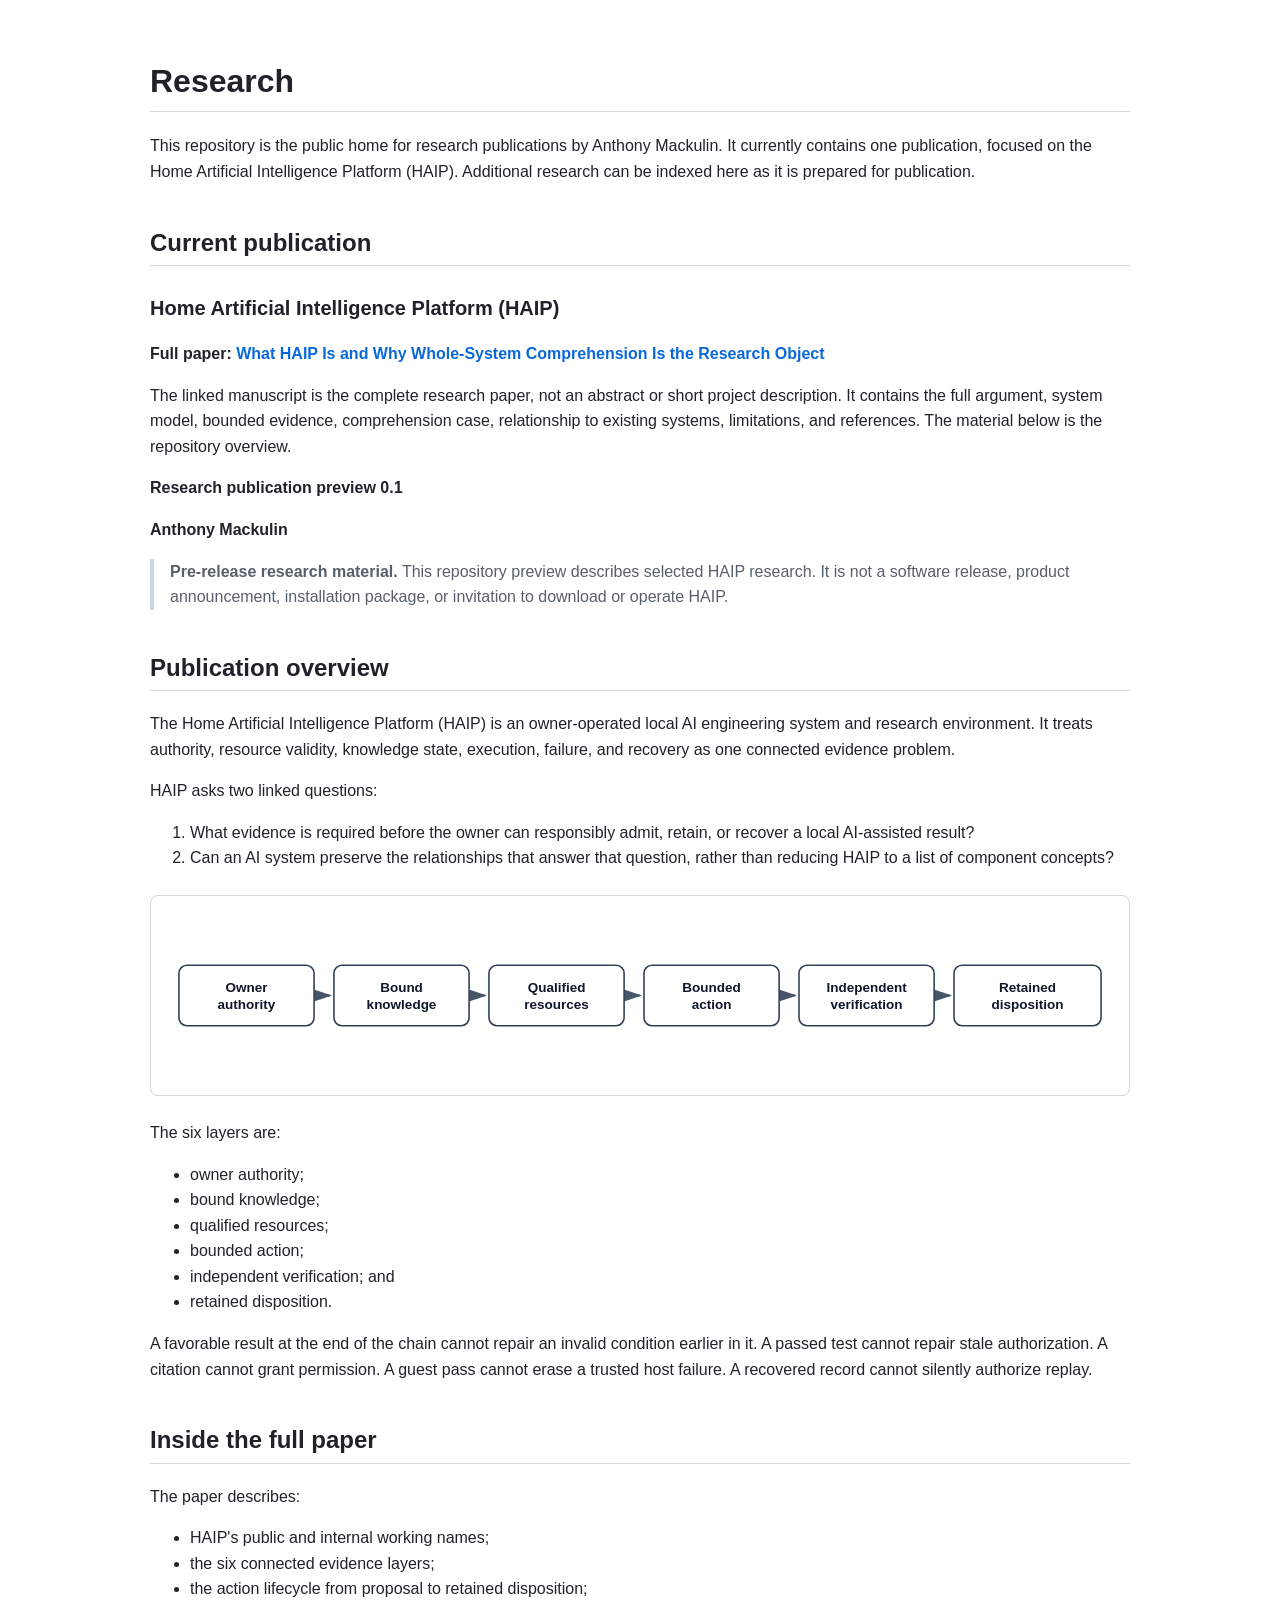
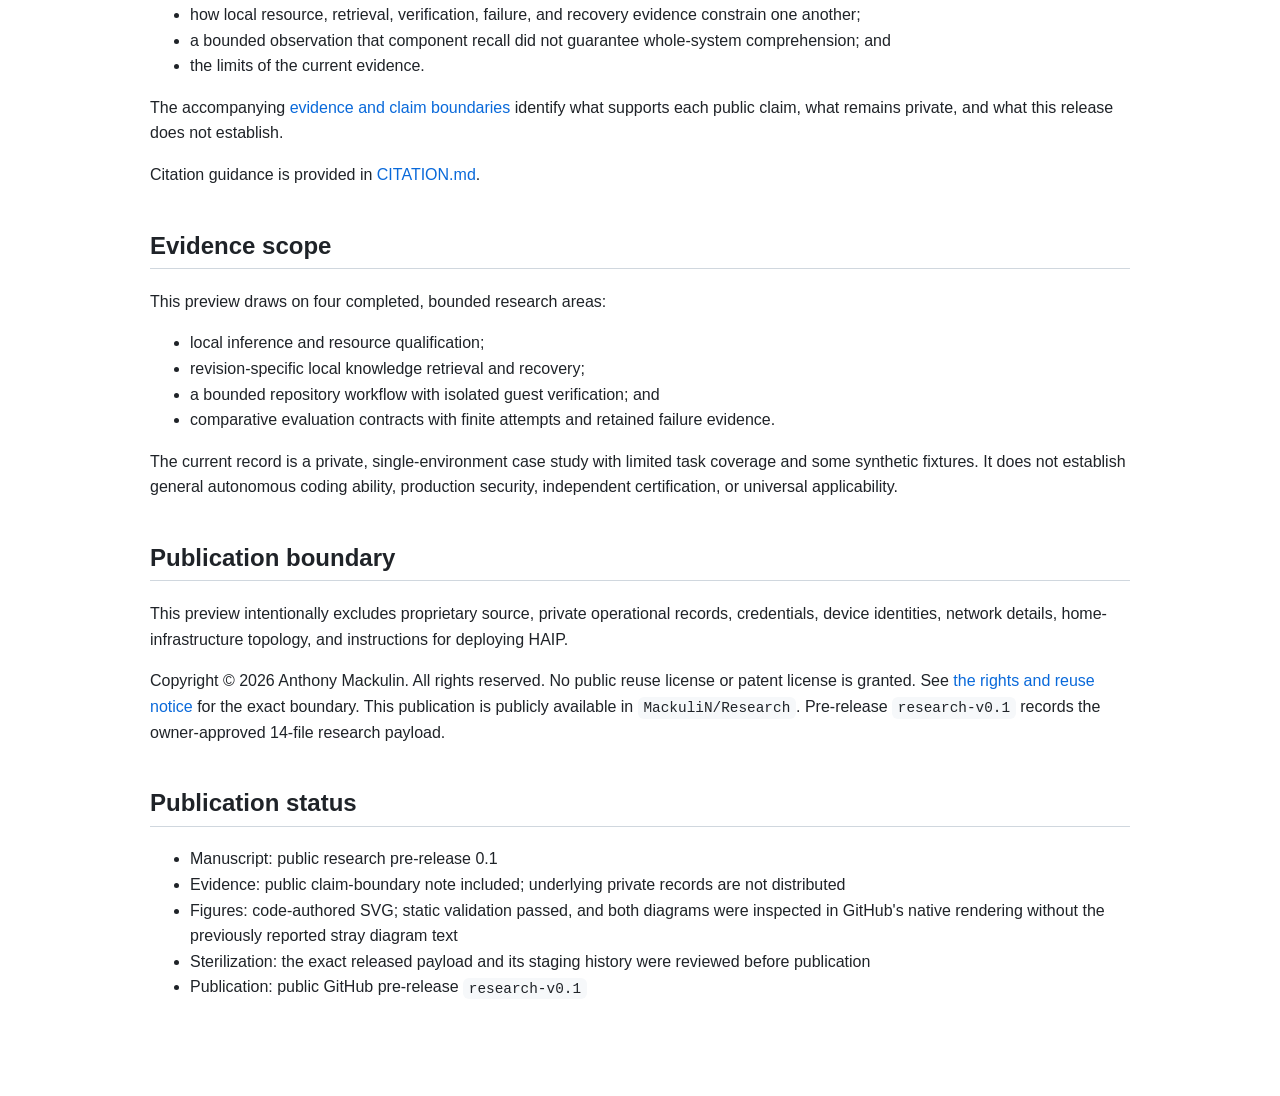
<file: index.html>
<!doctype html><html lang="en"><head><meta charset="utf-8"><meta name="viewport" content="width=device-width,initial-scale=1"><title>HAIP Research Preview 0.1</title><link rel="stylesheet" href="assets/github-preview.css"></head><body><main><h1 id="research">Research</h1>
<p>This repository is the public home for research publications by Anthony
Mackulin. It currently contains one publication, focused on the Home Artificial
Intelligence Platform (HAIP). Additional research can be indexed here as it is
prepared for publication.</p>
<h2 id="current-publication">Current publication</h2>
<h3 id="home-artificial-intelligence-platform-haip">Home Artificial Intelligence Platform (HAIP)</h3>
<p><strong>Full paper:</strong> <a href="paper/what-haip-is.html"><strong>What HAIP Is and Why Whole-System Comprehension Is the
Research Object</strong></a></p>
<p>The linked manuscript is the complete research paper, not an abstract or short
project description. It contains the full argument, system model, bounded
evidence, comprehension case, relationship to existing systems, limitations,
and references. The material below is the repository overview.</p>
<p><strong>Research publication preview 0.1</strong></p>
<p><strong>Anthony Mackulin</strong></p>
<blockquote>
<p><strong>Pre-release research material.</strong> This repository preview describes selected
HAIP research. It is not a software release, product announcement,
installation package, or invitation to download or operate HAIP.</p>
</blockquote>
<h2 id="publication-overview">Publication overview</h2>
<p>The Home Artificial Intelligence Platform (HAIP) is an owner-operated local AI
engineering system and research environment. It treats authority, resource
validity, knowledge state, execution, failure, and recovery as one connected
evidence problem.</p>
<p>HAIP asks two linked questions:</p>
<ol>
<li>What evidence is required before the owner can responsibly admit, retain, or
recover a local AI-assisted result?</li>
<li>Can an AI system preserve the relationships that answer that question, rather
than reducing HAIP to a list of component concepts?</li>
</ol>
<p><img src="figures/connected-evidence.svg" alt="HAIP's six connected evidence layers" /></p>
<p>The six layers are:</p>
<ul>
<li>owner authority;</li>
<li>bound knowledge;</li>
<li>qualified resources;</li>
<li>bounded action;</li>
<li>independent verification; and</li>
<li>retained disposition.</li>
</ul>
<p>A favorable result at the end of the chain cannot repair an invalid condition
earlier in it. A passed test cannot repair stale authorization. A citation
cannot grant permission. A guest pass cannot erase a trusted host failure. A
recovered record cannot silently authorize replay.</p>
<h2 id="inside-the-full-paper">Inside the full paper</h2>
<p>The paper describes:</p>
<ul>
<li>HAIP's public and internal working names;</li>
<li>the six connected evidence layers;</li>
<li>the action lifecycle from proposal to retained disposition;</li>
<li>how local resource, retrieval, verification, failure, and recovery evidence
constrain one another;</li>
<li>a bounded observation that component recall did not guarantee whole-system
comprehension; and</li>
<li>the limits of the current evidence.</li>
</ul>
<p>The accompanying <a href="evidence-and-claims.html">evidence and claim boundaries</a>
identify what supports each public claim, what remains private, and what this
release does not establish.</p>
<p>Citation guidance is provided in <a href="CITATION.md">CITATION.md</a>.</p>
<h2 id="evidence-scope">Evidence scope</h2>
<p>This preview draws on four completed, bounded research areas:</p>
<ul>
<li>local inference and resource qualification;</li>
<li>revision-specific local knowledge retrieval and recovery;</li>
<li>a bounded repository workflow with isolated guest verification; and</li>
<li>comparative evaluation contracts with finite attempts and retained failure
evidence.</li>
</ul>
<p>The current record is a private, single-environment case study with limited task
coverage and some synthetic fixtures. It does not establish general autonomous
coding ability, production security, independent certification, or universal
applicability.</p>
<h2 id="publication-boundary">Publication boundary</h2>
<p>This preview intentionally excludes proprietary source, private operational
records, credentials, device identities, network details, home-infrastructure
topology, and instructions for deploying HAIP.</p>
<p>Copyright © 2026 Anthony Mackulin. All rights reserved. No public reuse license
or patent license is granted. See <a href="rights.html">the rights and reuse notice</a>
for the exact boundary.
This publication is publicly available in <code>MackuliN/Research</code>. Pre-release
<code>research-v0.1</code> records the owner-approved 14-file research payload.</p>
<h2 id="publication-status">Publication status</h2>
<ul>
<li>Manuscript: public research pre-release 0.1</li>
<li>Evidence: public claim-boundary note included; underlying private records are
not distributed</li>
<li>Figures: code-authored SVG; static validation passed, and both diagrams were
inspected in GitHub's native rendering without the previously reported stray
diagram text</li>
<li>Sterilization: the exact released payload and its staging history were
reviewed before publication</li>
<li>Publication: public GitHub pre-release <code>research-v0.1</code></li>
</ul>
</main></body></html>
</file>
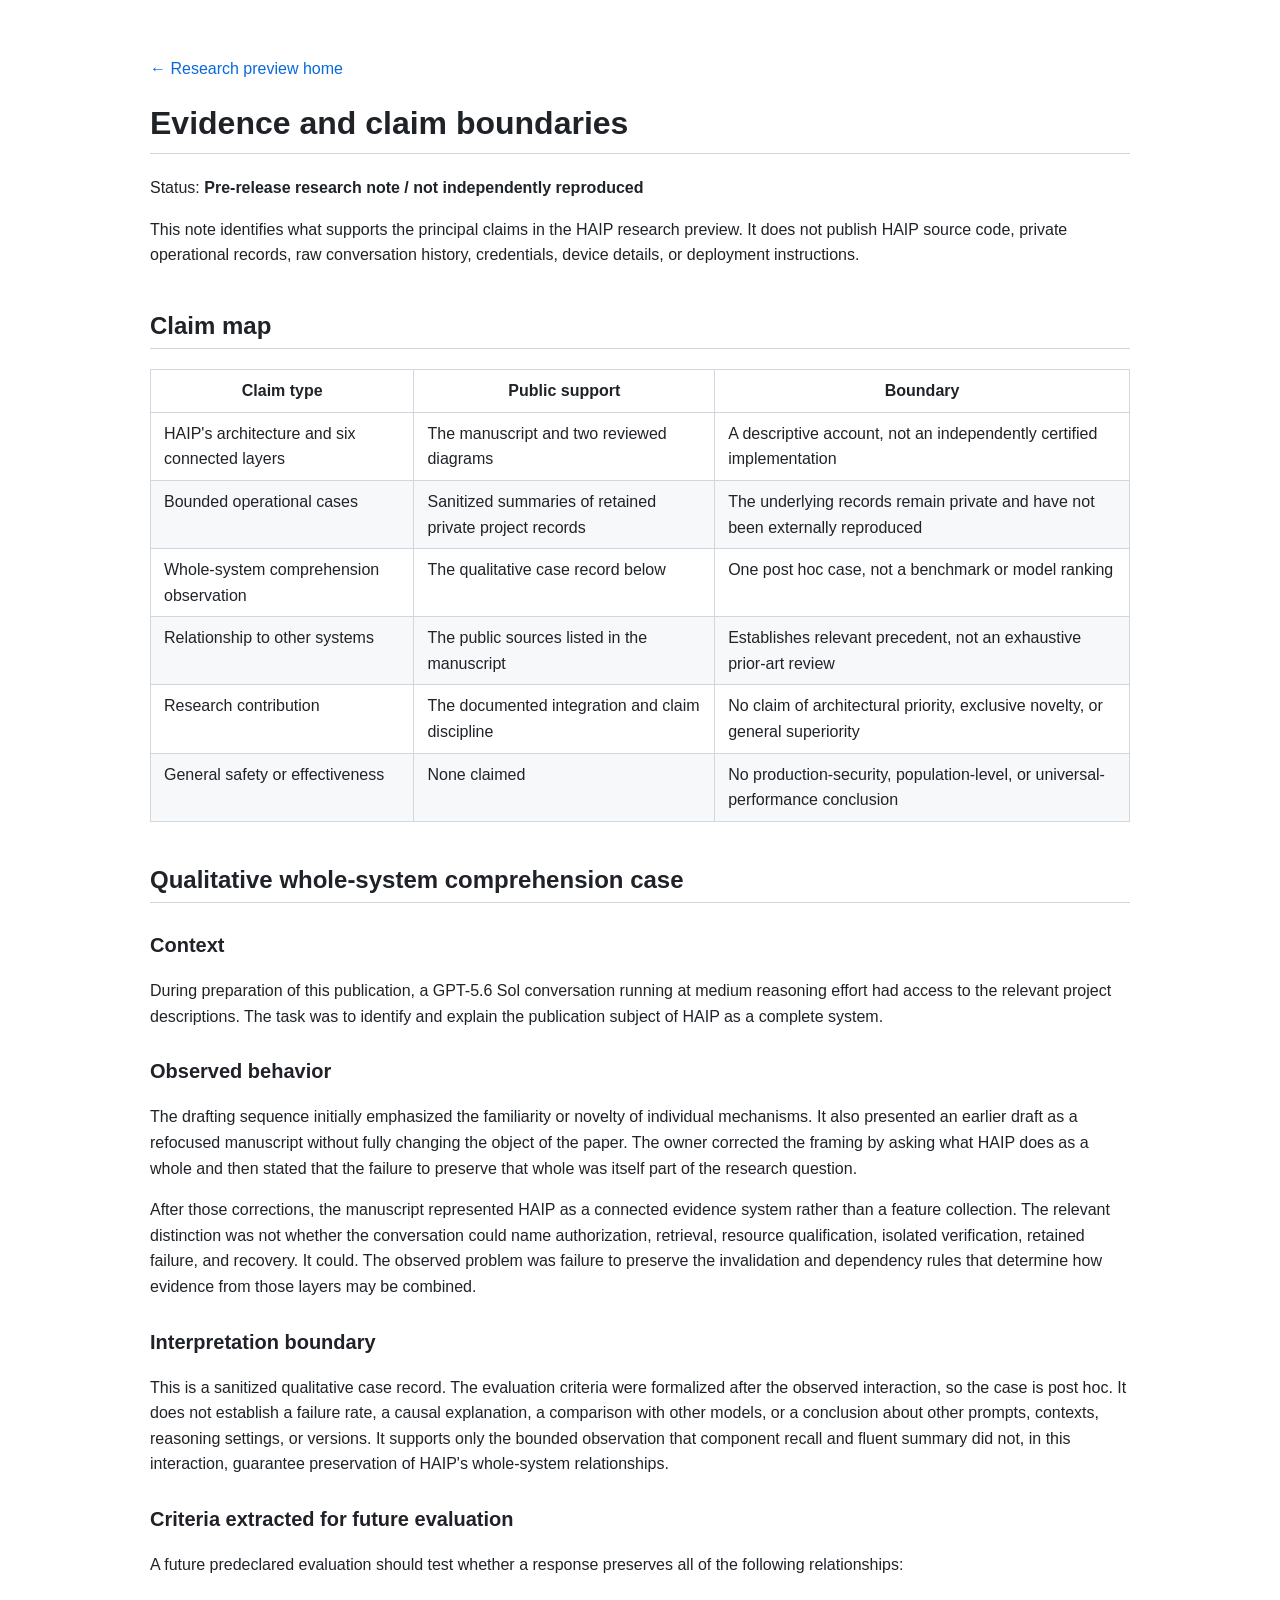
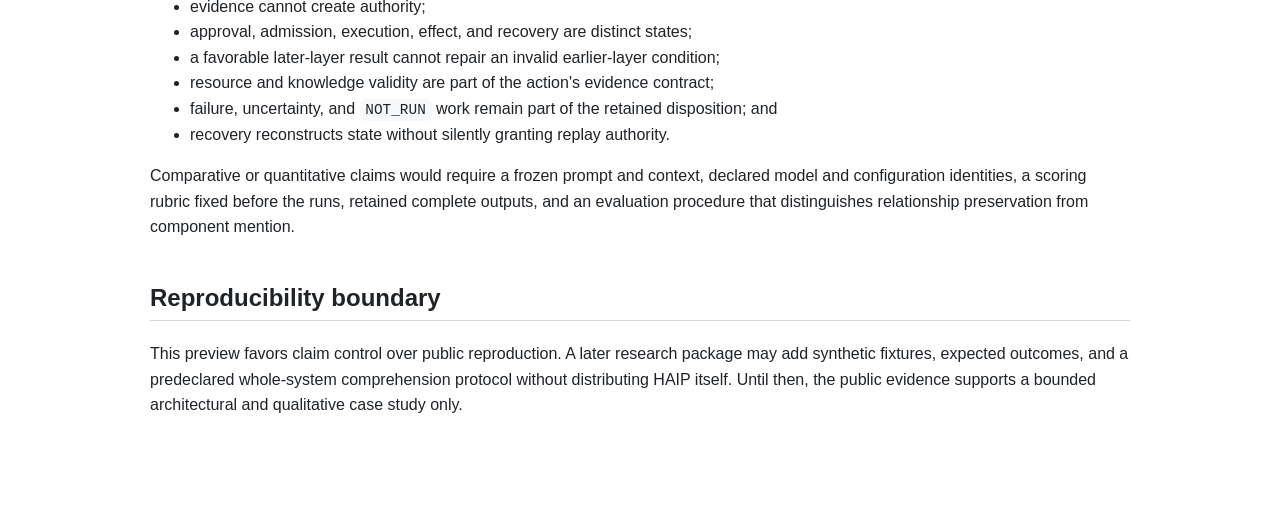
<file: evidence-and-claims.html>
<!doctype html><html lang="en"><head><meta charset="utf-8"><meta name="viewport" content="width=device-width,initial-scale=1"><title>HAIP Evidence and Claim Boundaries</title><link rel="stylesheet" href="assets/github-preview.css"></head><body><main><p><a href="index.html">← Research preview home</a></p>
<h1 id="evidence-and-claim-boundaries">Evidence and claim boundaries</h1>
<p>Status: <strong>Pre-release research note / not independently reproduced</strong></p>
<p>This note identifies what supports the principal claims in the HAIP research
preview. It does not publish HAIP source code, private operational records, raw
conversation history, credentials, device details, or deployment instructions.</p>
<h2 id="claim-map">Claim map</h2>
<table><thead><tr><th>Claim type</th><th>Public support</th><th>Boundary</th></tr></thead><tbody>
<tr><td>HAIP's architecture and six connected layers</td><td>The manuscript and two reviewed diagrams</td><td>A descriptive account, not an independently certified implementation</td></tr>
<tr><td>Bounded operational cases</td><td>Sanitized summaries of retained private project records</td><td>The underlying records remain private and have not been externally reproduced</td></tr>
<tr><td>Whole-system comprehension observation</td><td>The qualitative case record below</td><td>One post hoc case, not a benchmark or model ranking</td></tr>
<tr><td>Relationship to other systems</td><td>The public sources listed in the manuscript</td><td>Establishes relevant precedent, not an exhaustive prior-art review</td></tr>
<tr><td>Research contribution</td><td>The documented integration and claim discipline</td><td>No claim of architectural priority, exclusive novelty, or general superiority</td></tr>
<tr><td>General safety or effectiveness</td><td>None claimed</td><td>No production-security, population-level, or universal-performance conclusion</td></tr>
</tbody></table>
<h2 id="qualitative-whole-system-comprehension-case">Qualitative whole-system comprehension case</h2>
<h3 id="context">Context</h3>
<p>During preparation of this publication, a GPT-5.6 Sol conversation running at
medium reasoning effort had access to the relevant project descriptions. The
task was to identify and explain the publication subject of HAIP as a complete
system.</p>
<h3 id="observed-behavior">Observed behavior</h3>
<p>The drafting sequence initially emphasized the familiarity or novelty of
individual mechanisms. It also presented an earlier draft as a refocused
manuscript without fully changing the object of the paper. The owner corrected
the framing by asking what HAIP does as a whole and then stated that the failure
to preserve that whole was itself part of the research question.</p>
<p>After those corrections, the manuscript represented HAIP as a connected
evidence system rather than a feature collection. The relevant distinction was
not whether the conversation could name authorization, retrieval, resource
qualification, isolated verification, retained failure, and recovery. It could.
The observed problem was failure to preserve the invalidation and dependency
rules that determine how evidence from those layers may be combined.</p>
<h3 id="interpretation-boundary">Interpretation boundary</h3>
<p>This is a sanitized qualitative case record. The evaluation criteria were
formalized after the observed interaction, so the case is post hoc. It does not
establish a failure rate, a causal explanation, a comparison with other models,
or a conclusion about other prompts, contexts, reasoning settings, or versions.
It supports only the bounded observation that component recall and fluent
summary did not, in this interaction, guarantee preservation of HAIP's
whole-system relationships.</p>
<h3 id="criteria-extracted-for-future-evaluation">Criteria extracted for future evaluation</h3>
<p>A future predeclared evaluation should test whether a response preserves all of
the following relationships:</p>
<ul>
<li>evidence cannot create authority;</li>
<li>approval, admission, execution, effect, and recovery are distinct states;</li>
<li>a favorable later-layer result cannot repair an invalid earlier-layer condition;</li>
<li>resource and knowledge validity are part of the action's evidence contract;</li>
<li>failure, uncertainty, and <code>NOT_RUN</code> work remain part of the retained disposition; and</li>
<li>recovery reconstructs state without silently granting replay authority.</li>
</ul>
<p>Comparative or quantitative claims would require a frozen prompt and context,
declared model and configuration identities, a scoring rubric fixed before the
runs, retained complete outputs, and an evaluation procedure that distinguishes
relationship preservation from component mention.</p>
<h2 id="reproducibility-boundary">Reproducibility boundary</h2>
<p>This preview favors claim control over public reproduction. A later research
package may add synthetic fixtures, expected outcomes, and a predeclared
whole-system comprehension protocol without distributing HAIP itself. Until
then, the public evidence supports a bounded architectural and qualitative case
study only.</p>
</main></body></html>
</file>
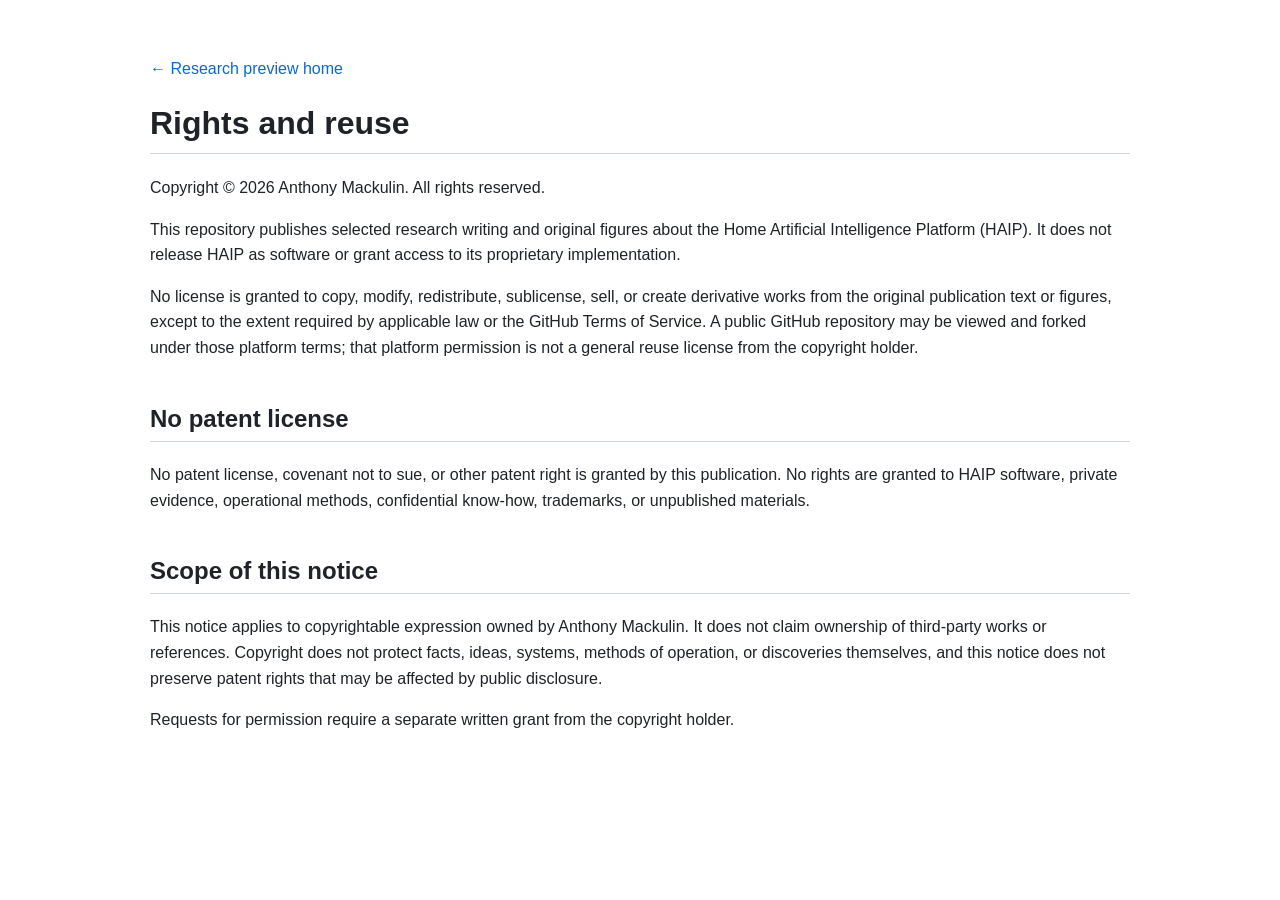
<file: rights.html>
<!doctype html><html lang="en"><head><meta charset="utf-8"><meta name="viewport" content="width=device-width,initial-scale=1"><title>HAIP Rights and Reuse</title><link rel="stylesheet" href="assets/github-preview.css"></head><body><main><p><a href="index.html">← Research preview home</a></p>
<h1 id="rights-and-reuse">Rights and reuse</h1>
<p>Copyright © 2026 Anthony Mackulin. All rights reserved.</p>
<p>This repository publishes selected research writing and original figures about
the Home Artificial Intelligence Platform (HAIP). It does not release HAIP as
software or grant access to its proprietary implementation.</p>
<p>No license is granted to copy, modify, redistribute, sublicense, sell, or
create derivative works from the original publication text or figures, except
to the extent required by applicable law or the GitHub Terms of Service. A
public GitHub repository may be viewed and forked under those platform terms;
that platform permission is not a general reuse license from the copyright
holder.</p>
<h2 id="no-patent-license">No patent license</h2>
<p>No patent license, covenant not to sue, or other patent right is granted by this
publication. No rights are granted to HAIP software, private evidence,
operational methods, confidential know-how, trademarks, or unpublished
materials.</p>
<h2 id="scope-of-this-notice">Scope of this notice</h2>
<p>This notice applies to copyrightable expression owned by Anthony Mackulin. It
does not claim ownership of third-party works or references. Copyright does not
protect facts, ideas, systems, methods of operation, or discoveries themselves,
and this notice does not preserve patent rights that may be affected by public
disclosure.</p>
<p>Requests for permission require a separate written grant from the copyright
holder.</p>
</main></body></html>
</file>
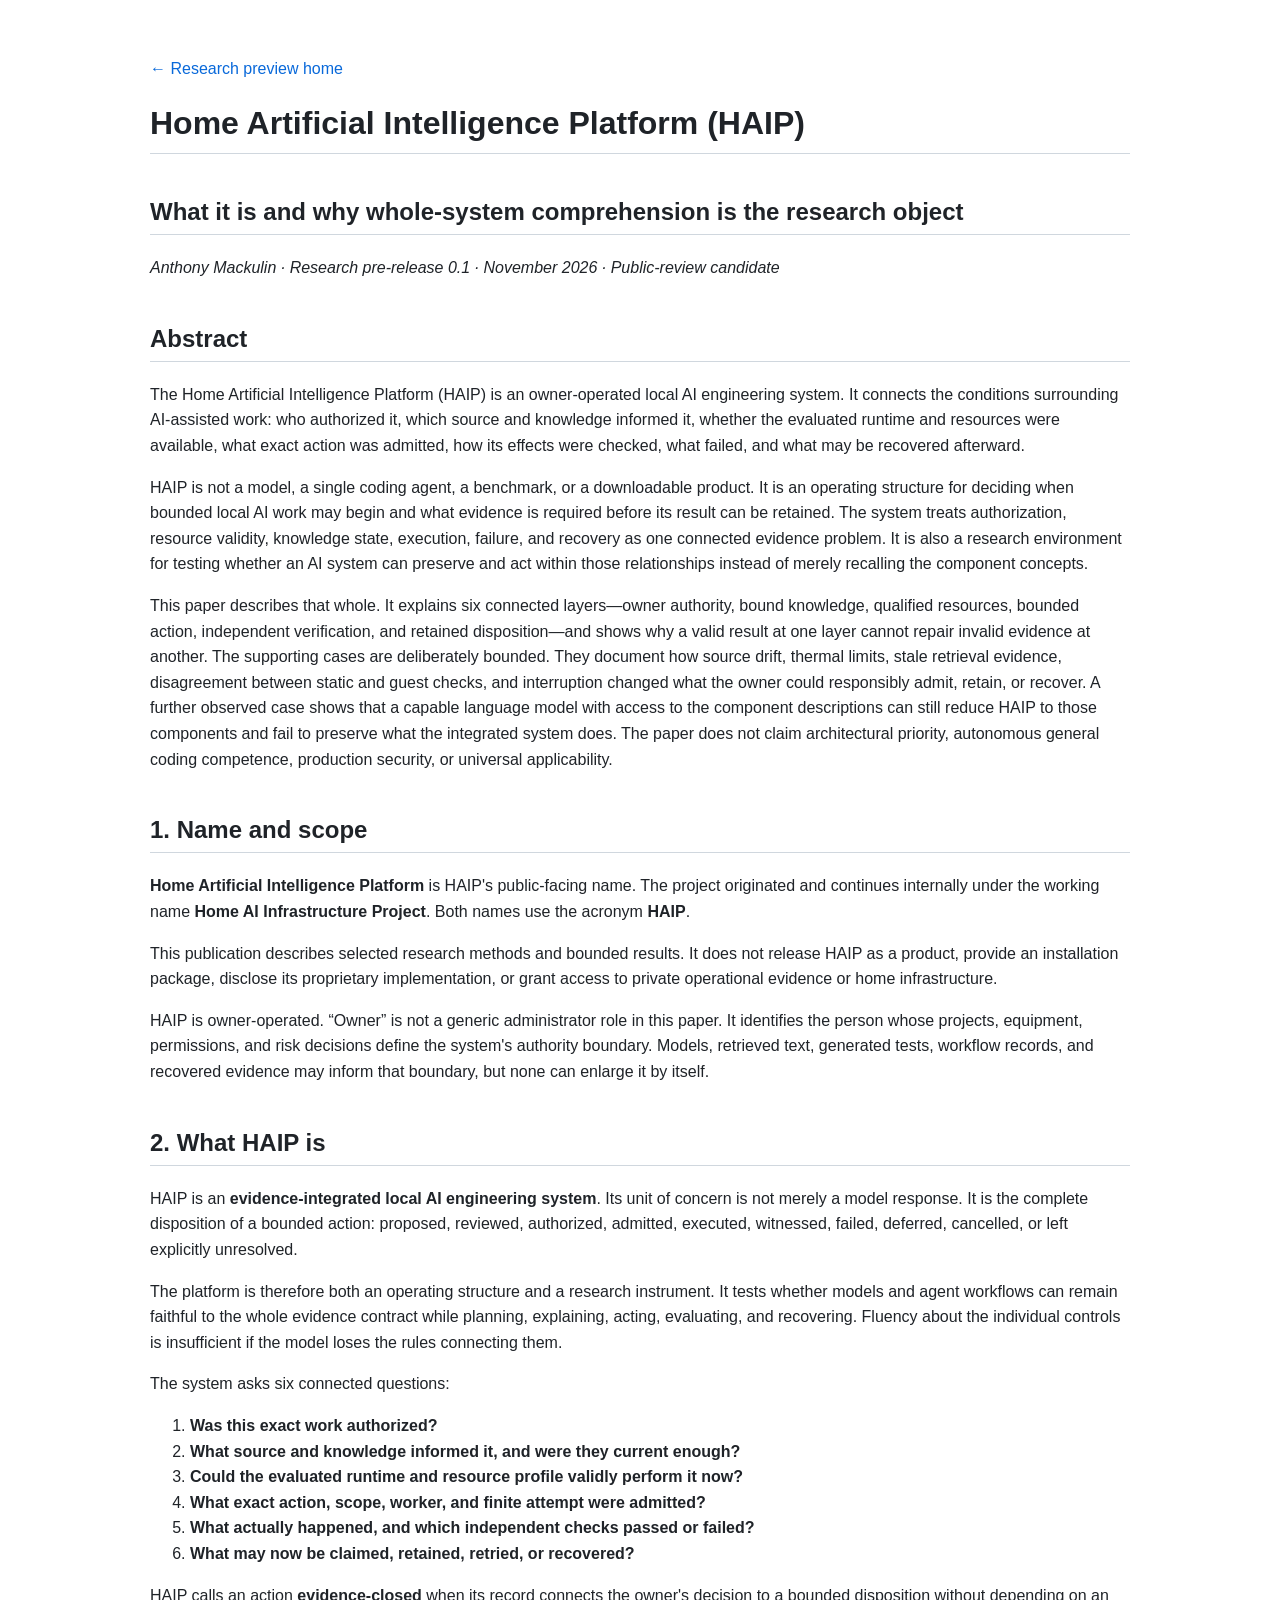
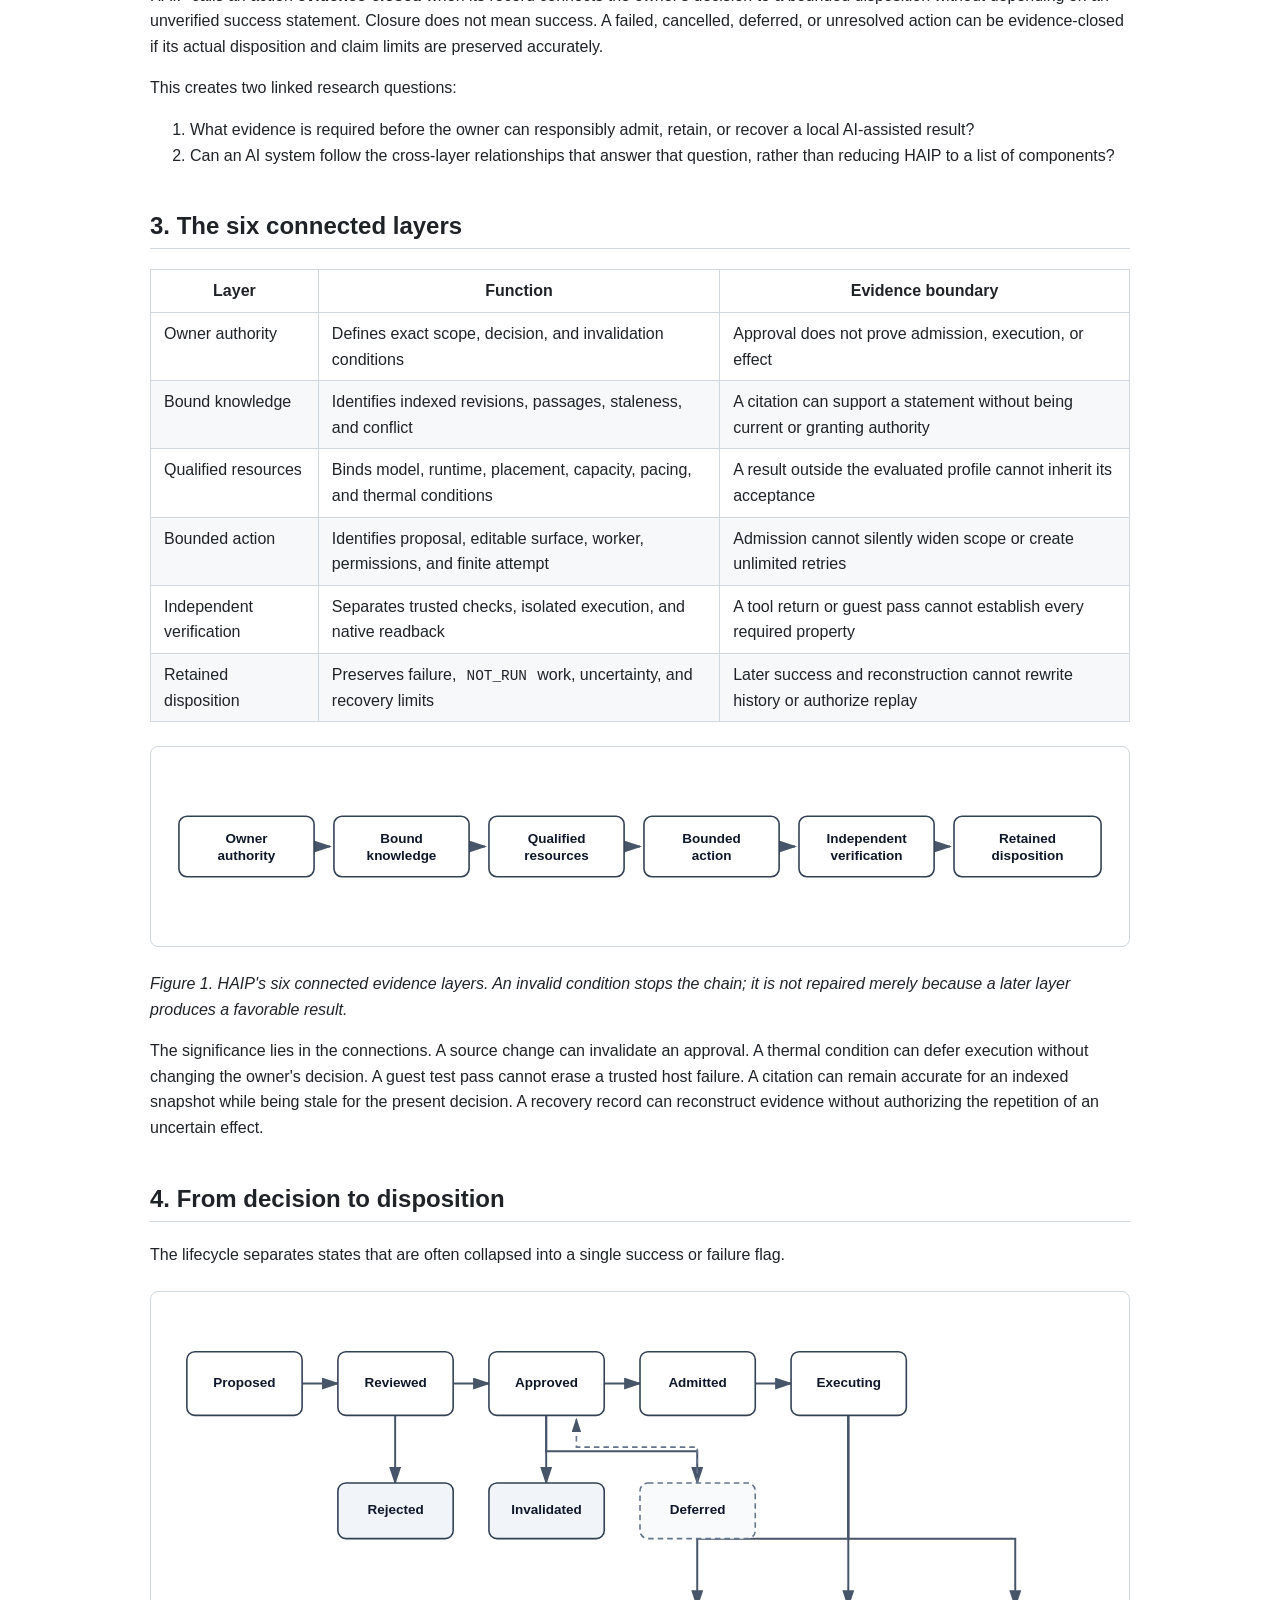
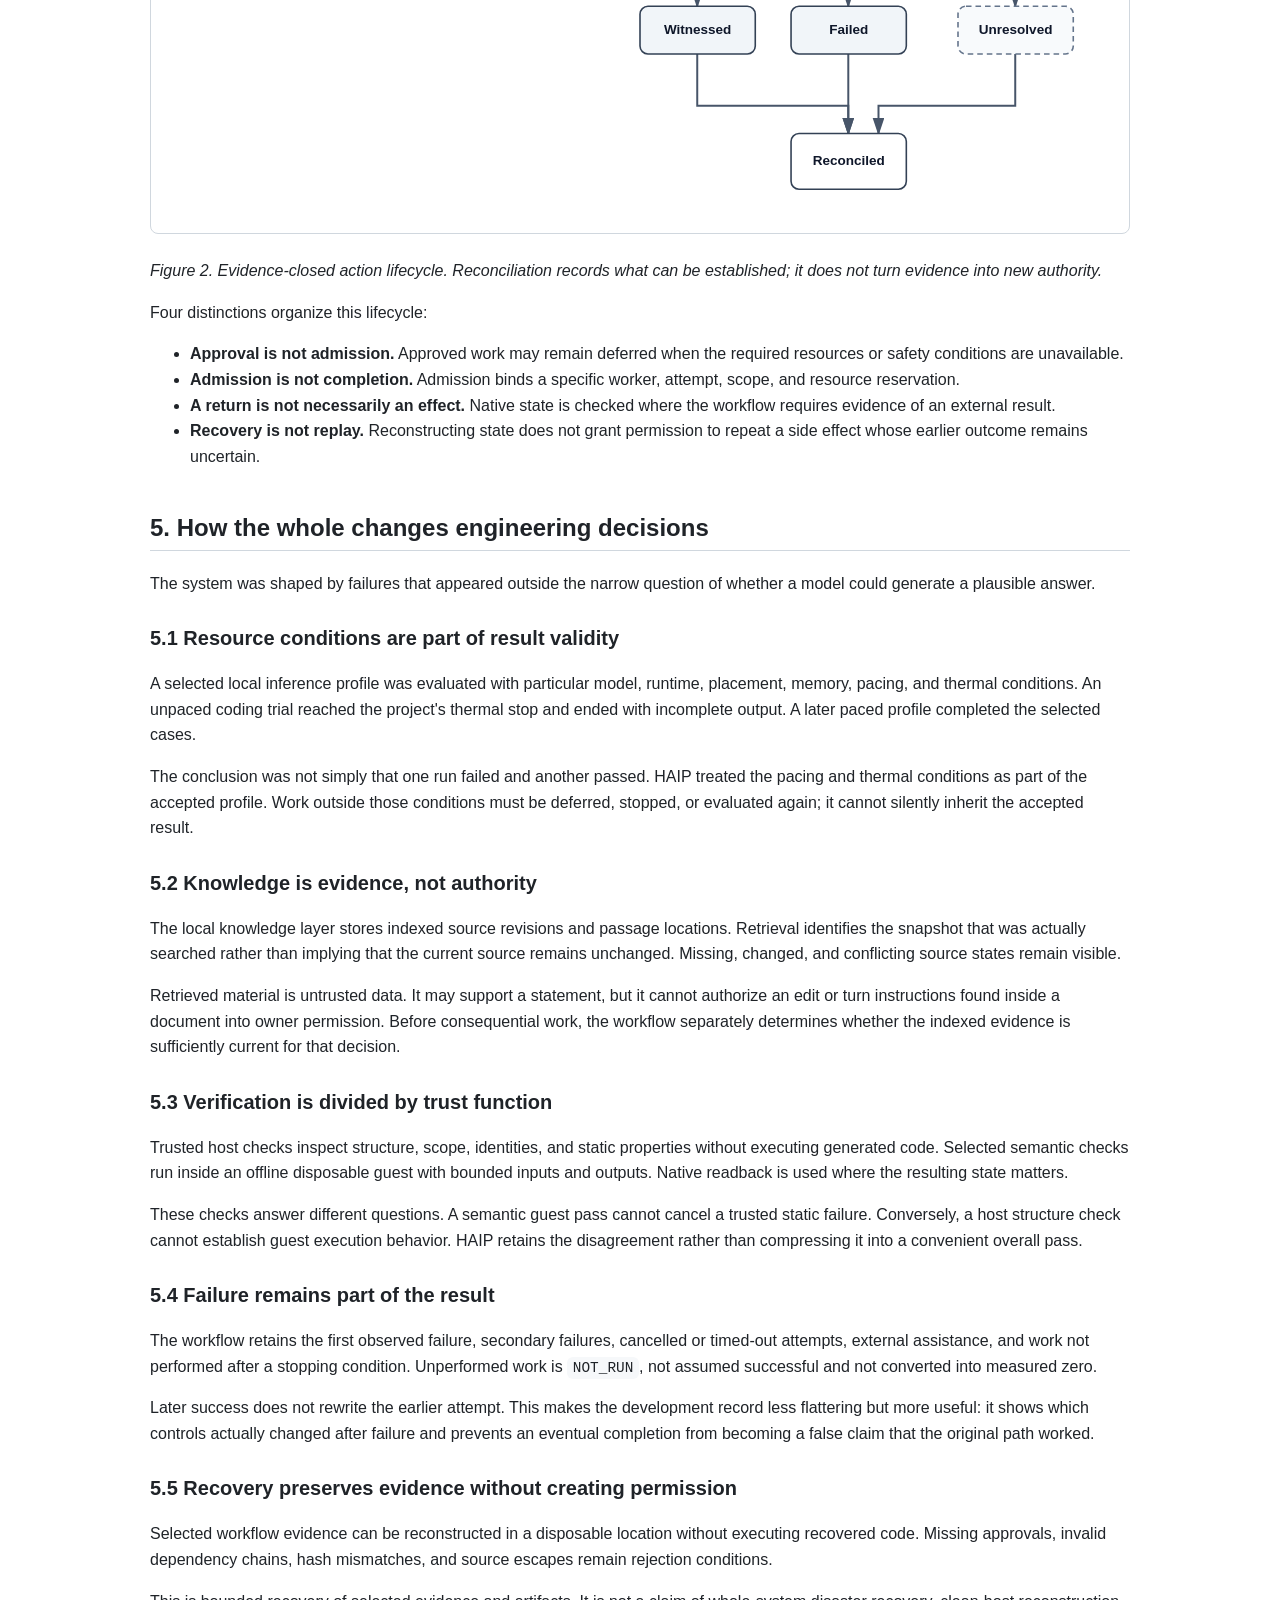
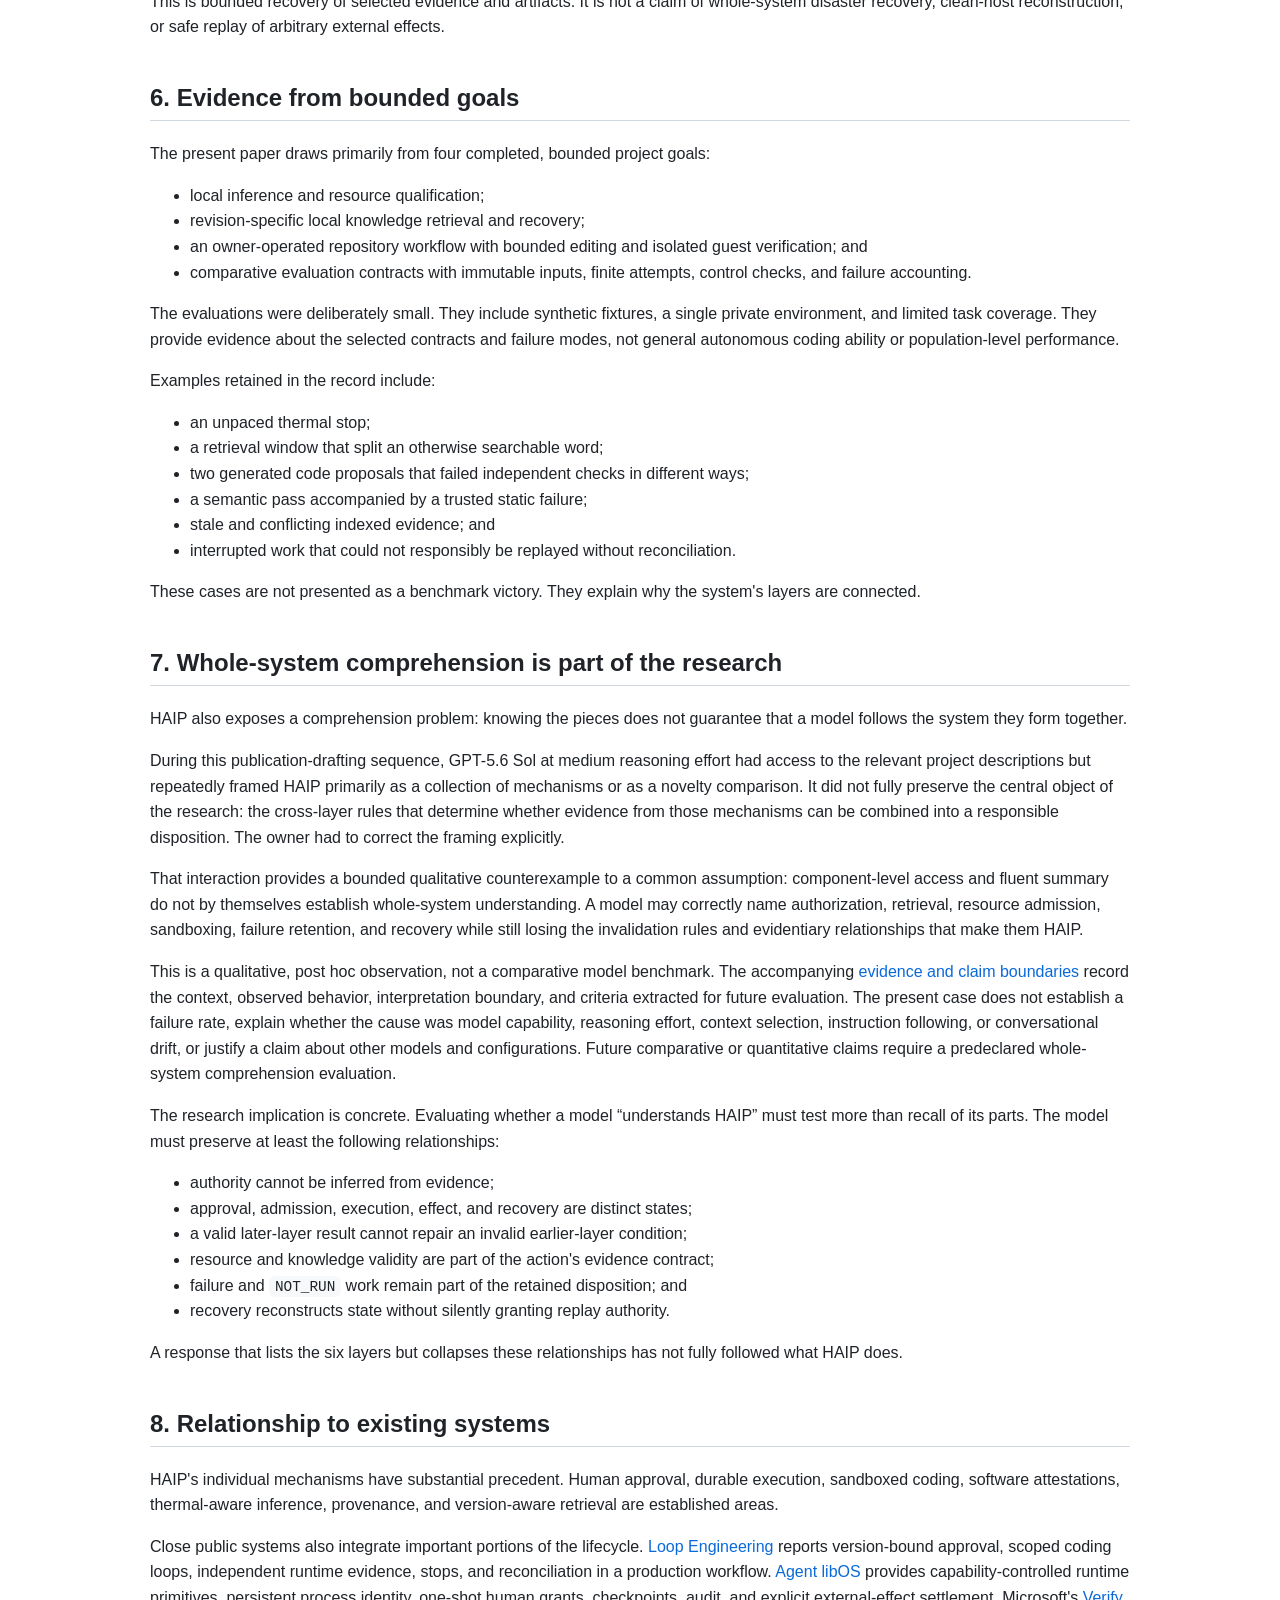
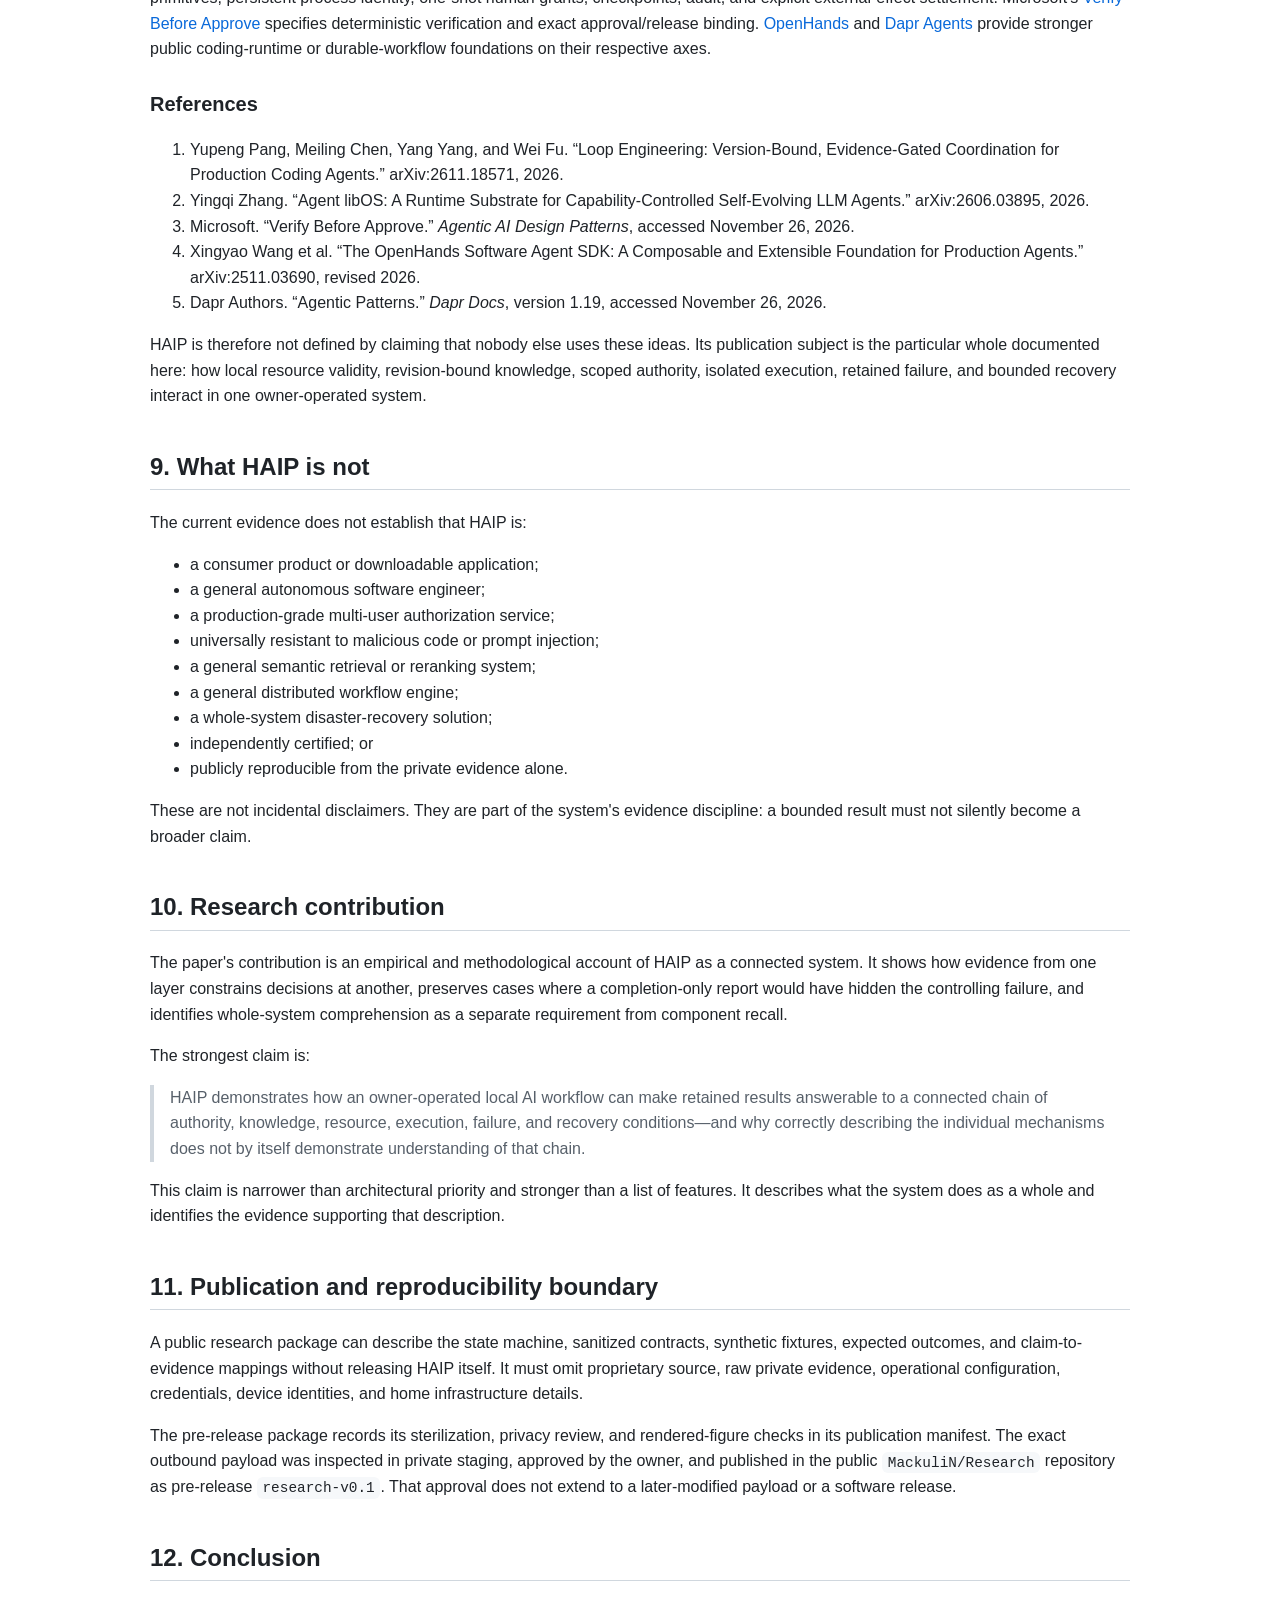
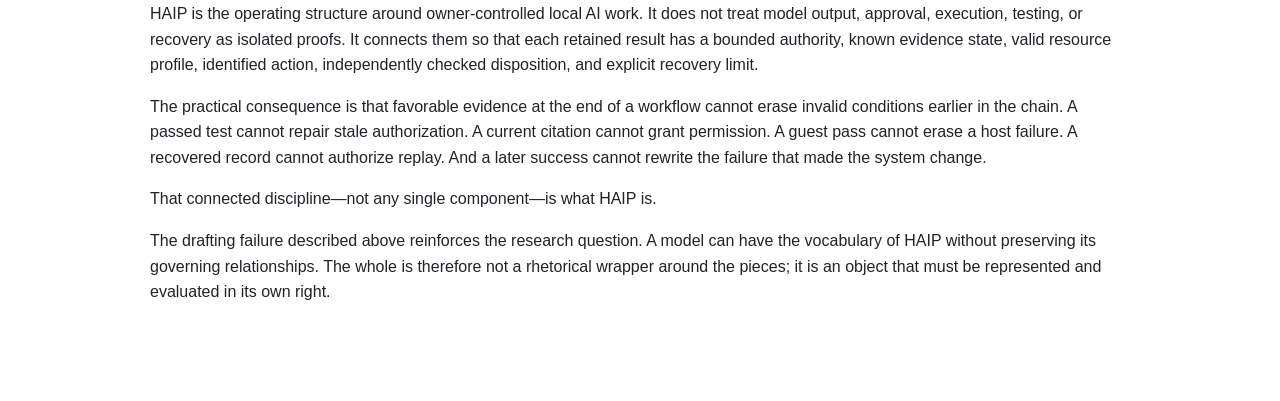
<file: paper/what-haip-is.html>
<!doctype html><html lang="en"><head><meta charset="utf-8"><meta name="viewport" content="width=device-width,initial-scale=1"><title>What HAIP Is</title><link rel="stylesheet" href="../assets/github-preview.css"></head><body><main><p><a href="../index.html">← Research preview home</a></p><h1 id="home-artificial-intelligence-platform-haip">Home Artificial Intelligence Platform (HAIP)</h1>
<h2 id="what-it-is-and-why-whole-system-comprehension-is-the-research-object">What it is and why whole-system comprehension is the research object</h2>
<p><em>Anthony Mackulin · Research pre-release 0.1 · November 2026 · Public-review candidate</em></p>
<h2 id="abstract">Abstract</h2>
<p>The Home Artificial Intelligence Platform (HAIP) is an owner-operated local AI
engineering system. It connects the conditions surrounding AI-assisted work:
who authorized it, which source and knowledge informed it, whether the evaluated
runtime and resources were available, what exact action was admitted, how its
effects were checked, what failed, and what may be recovered afterward.</p>
<p>HAIP is not a model, a single coding agent, a benchmark, or a downloadable
product. It is an operating structure for deciding when bounded local AI work
may begin and what evidence is required before its result can be retained. The
system treats authorization, resource validity, knowledge state, execution,
failure, and recovery as one connected evidence problem. It is also a research
environment for testing whether an AI system can preserve and act within those
relationships instead of merely recalling the component concepts.</p>
<p>This paper describes that whole. It explains six connected layers—owner
authority, bound knowledge, qualified resources, bounded action, independent
verification, and retained disposition—and shows why a valid result at one
layer cannot repair invalid evidence at another. The supporting cases are
deliberately bounded. They document how source drift, thermal limits, stale
retrieval evidence, disagreement between static and guest checks, and
interruption changed what the owner could responsibly admit, retain, or
recover. A further observed case shows that a capable language model with access
to the component descriptions can still reduce HAIP to those components and
fail to preserve what the integrated system does. The paper does not claim
architectural priority, autonomous general coding competence, production
security, or universal applicability.</p>
<h2 id="name-and-scope">1. Name and scope</h2>
<p><strong>Home Artificial Intelligence Platform</strong> is HAIP's public-facing name. The
project originated and continues internally under the working name <strong>Home AI
Infrastructure Project</strong>. Both names use the acronym <strong>HAIP</strong>.</p>
<p>This publication describes selected research methods and bounded results. It
does not release HAIP as a product, provide an installation package, disclose
its proprietary implementation, or grant access to private operational
evidence or home infrastructure.</p>
<p>HAIP is owner-operated. “Owner” is not a generic administrator role in this
paper. It identifies the person whose projects, equipment, permissions, and
risk decisions define the system's authority boundary. Models, retrieved text,
generated tests, workflow records, and recovered evidence may inform that
boundary, but none can enlarge it by itself.</p>
<h2 id="what-haip-is">2. What HAIP is</h2>
<p>HAIP is an <strong>evidence-integrated local AI engineering system</strong>. Its unit of
concern is not merely a model response. It is the complete disposition of a
bounded action: proposed, reviewed, authorized, admitted, executed, witnessed,
failed, deferred, cancelled, or left explicitly unresolved.</p>
<p>The platform is therefore both an operating structure and a research
instrument. It tests whether models and agent workflows can remain faithful to
the whole evidence contract while planning, explaining, acting, evaluating, and
recovering. Fluency about the individual controls is insufficient if the model
loses the rules connecting them.</p>
<p>The system asks six connected questions:</p>
<ol>
<li><strong>Was this exact work authorized?</strong></li>
<li><strong>What source and knowledge informed it, and were they current enough?</strong></li>
<li><strong>Could the evaluated runtime and resource profile validly perform it now?</strong></li>
<li><strong>What exact action, scope, worker, and finite attempt were admitted?</strong></li>
<li><strong>What actually happened, and which independent checks passed or failed?</strong></li>
<li><strong>What may now be claimed, retained, retried, or recovered?</strong></li>
</ol>
<p>HAIP calls an action <strong>evidence-closed</strong> when its record connects the owner's
decision to a bounded disposition without depending on an unverified success
statement. Closure does not mean success. A failed, cancelled, deferred, or
unresolved action can be evidence-closed if its actual disposition and claim
limits are preserved accurately.</p>
<p>This creates two linked research questions:</p>
<ol>
<li>What evidence is required before the owner can responsibly admit, retain, or
recover a local AI-assisted result?</li>
<li>Can an AI system follow the cross-layer relationships that answer that
question, rather than reducing HAIP to a list of components?</li>
</ol>
<h2 id="the-six-connected-layers">3. The six connected layers</h2>
<table>
<thead>
<tr>
<th>Layer</th>
<th>Function</th>
<th>Evidence boundary</th>
</tr>
</thead>
<tbody>
<tr>
<td>Owner authority</td>
<td>Defines exact scope, decision, and invalidation conditions</td>
<td>Approval does not prove admission, execution, or effect</td>
</tr>
<tr>
<td>Bound knowledge</td>
<td>Identifies indexed revisions, passages, staleness, and conflict</td>
<td>A citation can support a statement without being current or granting authority</td>
</tr>
<tr>
<td>Qualified resources</td>
<td>Binds model, runtime, placement, capacity, pacing, and thermal conditions</td>
<td>A result outside the evaluated profile cannot inherit its acceptance</td>
</tr>
<tr>
<td>Bounded action</td>
<td>Identifies proposal, editable surface, worker, permissions, and finite attempt</td>
<td>Admission cannot silently widen scope or create unlimited retries</td>
</tr>
<tr>
<td>Independent verification</td>
<td>Separates trusted checks, isolated execution, and native readback</td>
<td>A tool return or guest pass cannot establish every required property</td>
</tr>
<tr>
<td>Retained disposition</td>
<td>Preserves failure, <code>NOT_RUN</code> work, uncertainty, and recovery limits</td>
<td>Later success and reconstruction cannot rewrite history or authorize replay</td>
</tr>
</tbody>
</table>
<p><img src="../figures/connected-evidence.svg" alt="HAIP's six connected evidence layers" /></p>
<p><em>Figure 1. HAIP's six connected evidence layers. An invalid condition stops the
chain; it is not repaired merely because a later layer produces a favorable
result.</em></p>
<p>The significance lies in the connections. A source change can invalidate an
approval. A thermal condition can defer execution without changing the owner's
decision. A guest test pass cannot erase a trusted host failure. A citation can
remain accurate for an indexed snapshot while being stale for the present
decision. A recovery record can reconstruct evidence without authorizing the
repetition of an uncertain effect.</p>
<h2 id="from-decision-to-disposition">4. From decision to disposition</h2>
<p>The lifecycle separates states that are often collapsed into a single success
or failure flag.</p>
<p><img src="../figures/evidence-lifecycle.svg" alt="HAIP evidence-closed action lifecycle" /></p>
<p><em>Figure 2. Evidence-closed action lifecycle. Reconciliation records what can be
established; it does not turn evidence into new authority.</em></p>
<p>Four distinctions organize this lifecycle:</p>
<ul>
<li><strong>Approval is not admission.</strong> Approved work may remain deferred when the
required resources or safety conditions are unavailable.</li>
<li><strong>Admission is not completion.</strong> Admission binds a specific worker, attempt,
scope, and resource reservation.</li>
<li><strong>A return is not necessarily an effect.</strong> Native state is checked where the
workflow requires evidence of an external result.</li>
<li><strong>Recovery is not replay.</strong> Reconstructing state does not grant permission to
repeat a side effect whose earlier outcome remains uncertain.</li>
</ul>
<h2 id="how-the-whole-changes-engineering-decisions">5. How the whole changes engineering decisions</h2>
<p>The system was shaped by failures that appeared outside the narrow question of
whether a model could generate a plausible answer.</p>
<h3 id="resource-conditions-are-part-of-result-validity">5.1 Resource conditions are part of result validity</h3>
<p>A selected local inference profile was evaluated with particular model,
runtime, placement, memory, pacing, and thermal conditions. An unpaced coding
trial reached the project's thermal stop and ended with incomplete output. A
later paced profile completed the selected cases.</p>
<p>The conclusion was not simply that one run failed and another passed. HAIP
treated the pacing and thermal conditions as part of the accepted profile.
Work outside those conditions must be deferred, stopped, or evaluated again; it
cannot silently inherit the accepted result.</p>
<h3 id="knowledge-is-evidence-not-authority">5.2 Knowledge is evidence, not authority</h3>
<p>The local knowledge layer stores indexed source revisions and passage
locations. Retrieval identifies the snapshot that was actually searched rather
than implying that the current source remains unchanged. Missing, changed, and
conflicting source states remain visible.</p>
<p>Retrieved material is untrusted data. It may support a statement, but it cannot
authorize an edit or turn instructions found inside a document into owner
permission. Before consequential work, the workflow separately determines
whether the indexed evidence is sufficiently current for that decision.</p>
<h3 id="verification-is-divided-by-trust-function">5.3 Verification is divided by trust function</h3>
<p>Trusted host checks inspect structure, scope, identities, and static properties
without executing generated code. Selected semantic checks run inside an
offline disposable guest with bounded inputs and outputs. Native readback is
used where the resulting state matters.</p>
<p>These checks answer different questions. A semantic guest pass cannot cancel a
trusted static failure. Conversely, a host structure check cannot establish
guest execution behavior. HAIP retains the disagreement rather than compressing
it into a convenient overall pass.</p>
<h3 id="failure-remains-part-of-the-result">5.4 Failure remains part of the result</h3>
<p>The workflow retains the first observed failure, secondary failures, cancelled
or timed-out attempts, external assistance, and work not performed after a
stopping condition. Unperformed work is <code>NOT_RUN</code>, not assumed successful and
not converted into measured zero.</p>
<p>Later success does not rewrite the earlier attempt. This makes the development
record less flattering but more useful: it shows which controls actually
changed after failure and prevents an eventual completion from becoming a false
claim that the original path worked.</p>
<h3 id="recovery-preserves-evidence-without-creating-permission">5.5 Recovery preserves evidence without creating permission</h3>
<p>Selected workflow evidence can be reconstructed in a disposable location
without executing recovered code. Missing approvals, invalid dependency chains,
hash mismatches, and source escapes remain rejection conditions.</p>
<p>This is bounded recovery of selected evidence and artifacts. It is not a claim
of whole-system disaster recovery, clean-host reconstruction, or safe replay of
arbitrary external effects.</p>
<h2 id="evidence-from-bounded-goals">6. Evidence from bounded goals</h2>
<p>The present paper draws primarily from four completed, bounded project goals:</p>
<ul>
<li>local inference and resource qualification;</li>
<li>revision-specific local knowledge retrieval and recovery;</li>
<li>an owner-operated repository workflow with bounded editing and isolated guest
verification; and</li>
<li>comparative evaluation contracts with immutable inputs, finite attempts,
control checks, and failure accounting.</li>
</ul>
<p>The evaluations were deliberately small. They include synthetic fixtures, a
single private environment, and limited task coverage. They provide evidence
about the selected contracts and failure modes, not general autonomous coding
ability or population-level performance.</p>
<p>Examples retained in the record include:</p>
<ul>
<li>an unpaced thermal stop;</li>
<li>a retrieval window that split an otherwise searchable word;</li>
<li>two generated code proposals that failed independent checks in different
ways;</li>
<li>a semantic pass accompanied by a trusted static failure;</li>
<li>stale and conflicting indexed evidence; and</li>
<li>interrupted work that could not responsibly be replayed without
reconciliation.</li>
</ul>
<p>These cases are not presented as a benchmark victory. They explain why the
system's layers are connected.</p>
<h2 id="whole-system-comprehension-is-part-of-the-research">7. Whole-system comprehension is part of the research</h2>
<p>HAIP also exposes a comprehension problem: knowing the pieces does not guarantee
that a model follows the system they form together.</p>
<p>During this publication-drafting sequence, GPT-5.6 Sol at medium reasoning
effort had access to the relevant project descriptions but repeatedly framed
HAIP primarily as a collection of mechanisms or as a novelty comparison. It did
not fully preserve the central object of the research: the cross-layer rules
that determine whether evidence from those mechanisms can be combined into a
responsible disposition. The owner had to correct the framing explicitly.</p>
<p>That interaction provides a bounded qualitative counterexample to a common
assumption:
component-level access and fluent summary do not by themselves establish
whole-system understanding. A model may correctly name authorization,
retrieval, resource admission, sandboxing, failure retention, and recovery
while still losing the invalidation rules and evidentiary relationships that
make them HAIP.</p>
<p>This is a qualitative, post hoc observation, not a comparative model benchmark.
The accompanying <a href="../evidence-and-claims.html">evidence and claim boundaries</a>
record the context, observed behavior, interpretation boundary, and criteria
extracted for future evaluation. The present case does
not establish a failure rate, explain whether the cause was model capability,
reasoning effort, context selection, instruction following, or conversational
drift, or justify a claim about other models and configurations. Future
comparative or quantitative claims require a predeclared whole-system
comprehension evaluation.</p>
<p>The research implication is concrete. Evaluating whether a model “understands
HAIP” must test more than recall of its parts. The model must preserve at least
the following relationships:</p>
<ul>
<li>authority cannot be inferred from evidence;</li>
<li>approval, admission, execution, effect, and recovery are distinct states;</li>
<li>a valid later-layer result cannot repair an invalid earlier-layer condition;</li>
<li>resource and knowledge validity are part of the action's evidence contract;</li>
<li>failure and <code>NOT_RUN</code> work remain part of the retained disposition; and</li>
<li>recovery reconstructs state without silently granting replay authority.</li>
</ul>
<p>A response that lists the six layers but collapses these relationships has not
fully followed what HAIP does.</p>
<h2 id="relationship-to-existing-systems">8. Relationship to existing systems</h2>
<p>HAIP's individual mechanisms have substantial precedent. Human approval,
durable execution, sandboxed coding, software attestations, thermal-aware
inference, provenance, and version-aware retrieval are established areas.</p>
<p>Close public systems also integrate important portions of the lifecycle.
<a href="https://arxiv.org/abs/2611.18571">Loop Engineering</a> reports version-bound
approval, scoped coding loops, independent runtime evidence, stops, and
reconciliation in a production workflow. <a href="https://arxiv.org/abs/2606.03895">Agent libOS</a>
provides capability-controlled runtime primitives, persistent process identity,
one-shot human grants, checkpoints, audit, and explicit external-effect
settlement. Microsoft's <a href="https://github.com/microsoft/agenticai-design-patterns/blob/main/assets/orchestration-and-workflows/verify-before-approve/docs/architecture.md">Verify Before Approve</a>
specifies deterministic verification and exact approval/release binding.
<a href="https://arxiv.org/abs/2511.03690">OpenHands</a> and <a href="https://docs.dapr.io/developing-ai/dapr-agents/dapr-agents-patterns/">Dapr Agents</a>
provide stronger public coding-runtime or durable-workflow foundations on their
respective axes.</p>
<h3 id="references">References</h3>
<ol>
<li>Yupeng Pang, Meiling Chen, Yang Yang, and Wei Fu. “Loop Engineering:
Version-Bound, Evidence-Gated Coordination for Production Coding Agents.”
arXiv:2611.18571, 2026.</li>
<li>Yingqi Zhang. “Agent libOS: A Runtime Substrate for Capability-Controlled
Self-Evolving LLM Agents.” arXiv:2606.03895, 2026.</li>
<li>Microsoft. “Verify Before Approve.” <em>Agentic AI Design Patterns</em>, accessed
November 26, 2026.</li>
<li>Xingyao Wang et al. “The OpenHands Software Agent SDK: A Composable and
Extensible Foundation for Production Agents.” arXiv:2511.03690, revised
2026.</li>
<li>Dapr Authors. “Agentic Patterns.” <em>Dapr Docs</em>, version 1.19, accessed
November 26, 2026.</li>
</ol>
<p>HAIP is therefore not defined by claiming that nobody else uses these ideas.
Its publication subject is the particular whole documented here: how local
resource validity, revision-bound knowledge, scoped authority, isolated
execution, retained failure, and bounded recovery interact in one
owner-operated system.</p>
<h2 id="what-haip-is-not">9. What HAIP is not</h2>
<p>The current evidence does not establish that HAIP is:</p>
<ul>
<li>a consumer product or downloadable application;</li>
<li>a general autonomous software engineer;</li>
<li>a production-grade multi-user authorization service;</li>
<li>universally resistant to malicious code or prompt injection;</li>
<li>a general semantic retrieval or reranking system;</li>
<li>a general distributed workflow engine;</li>
<li>a whole-system disaster-recovery solution;</li>
<li>independently certified; or</li>
<li>publicly reproducible from the private evidence alone.</li>
</ul>
<p>These are not incidental disclaimers. They are part of the system's evidence
discipline: a bounded result must not silently become a broader claim.</p>
<h2 id="research-contribution">10. Research contribution</h2>
<p>The paper's contribution is an empirical and methodological account of HAIP as
a connected system. It shows how evidence from one layer constrains decisions
at another, preserves cases where a completion-only report would have hidden
the controlling failure, and identifies whole-system comprehension as a
separate requirement from component recall.</p>
<p>The strongest claim is:</p>
<blockquote>
<p>HAIP demonstrates how an owner-operated local AI workflow can make retained
results answerable to a connected chain of authority, knowledge, resource,
execution, failure, and recovery conditions—and why correctly describing the
individual mechanisms does not by itself demonstrate understanding of that
chain.</p>
</blockquote>
<p>This claim is narrower than architectural priority and stronger than a list of
features. It describes what the system does as a whole and identifies the
evidence supporting that description.</p>
<h2 id="publication-and-reproducibility-boundary">11. Publication and reproducibility boundary</h2>
<p>A public research package can describe the state machine, sanitized contracts,
synthetic fixtures, expected outcomes, and claim-to-evidence mappings without
releasing HAIP itself. It must omit proprietary source, raw private evidence,
operational configuration, credentials, device identities, and home
infrastructure details.</p>
<p>The pre-release package records its sterilization, privacy review, and
rendered-figure checks in its publication manifest. The exact outbound payload
was inspected in private staging, approved by the owner, and published in the
public <code>MackuliN/Research</code> repository as pre-release <code>research-v0.1</code>. That
approval does not extend to a later-modified payload or a software release.</p>
<h2 id="conclusion">12. Conclusion</h2>
<p>HAIP is the operating structure around owner-controlled local AI work. It does
not treat model output, approval, execution, testing, or recovery as isolated
proofs. It connects them so that each retained result has a bounded authority,
known evidence state, valid resource profile, identified action, independently
checked disposition, and explicit recovery limit.</p>
<p>The practical consequence is that favorable evidence at the end of a workflow
cannot erase invalid conditions earlier in the chain. A passed test cannot
repair stale authorization. A current citation cannot grant permission. A guest
pass cannot erase a host failure. A recovered record cannot authorize replay.
And a later success cannot rewrite the failure that made the system change.</p>
<p>That connected discipline—not any single component—is what HAIP is.</p>
<p>The drafting failure described above reinforces the research question. A model
can have the vocabulary of HAIP without preserving its governing relationships.
The whole is therefore not a rhetorical wrapper around the pieces; it is an
object that must be represented and evaluated in its own right.</p>
</main></body></html>
</file>
<file: assets/github-preview.css>
:root {
  color-scheme: light dark;
  --bg: #ffffff;
  --fg: #1f2328;
  --muted: #59636e;
  --border: #d0d7de;
  --code: #f6f8fa;
  --link: #0969da;
  --quote: #57606a;
}

@media (prefers-color-scheme: dark) {
  :root {
    --bg: #0d1117;
    --fg: #e6edf3;
    --muted: #8d96a0;
    --border: #30363d;
    --code: #161b22;
    --link: #58a6ff;
    --quote: #8b949e;
  }
}

* { box-sizing: border-box; }

body {
  margin: 0;
  background: var(--bg);
  color: var(--fg);
  font: 16px/1.6 -apple-system, BlinkMacSystemFont, "Segoe UI", Helvetica, Arial, sans-serif;
}

main {
  width: min(100% - 32px, 980px);
  margin: 0 auto;
  padding: 40px 0 80px;
}

h1, h2, h3 { line-height: 1.25; }
h1, h2 { padding-bottom: 0.3em; border-bottom: 1px solid var(--border); }
h1 { font-size: 2em; }
h2 { margin-top: 1.8em; font-size: 1.5em; }
h3 { margin-top: 1.5em; font-size: 1.25em; }

a { color: var(--link); text-decoration: none; }
a:hover { text-decoration: underline; }

blockquote {
  margin: 1em 0;
  padding: 0 1em;
  color: var(--quote);
  border-left: 0.25em solid var(--border);
}

code {
  padding: 0.2em 0.4em;
  background: var(--code);
  border-radius: 6px;
  font: 0.9em ui-monospace, SFMono-Regular, Consolas, monospace;
}

pre {
  overflow: auto;
  padding: 16px;
  background: var(--code);
  border-radius: 6px;
}

pre code { padding: 0; background: transparent; }

table {
  display: block;
  width: max-content;
  max-width: 100%;
  overflow: auto;
  border-spacing: 0;
  border-collapse: collapse;
}

th, td { padding: 8px 13px; border: 1px solid var(--border); vertical-align: top; }
tr:nth-child(2n) { background: var(--code); }

img {
  display: block;
  max-width: 100%;
  height: auto;
  margin: 24px auto;
  padding: 12px;
  background: #ffffff;
  border: 1px solid var(--border);
  border-radius: 8px;
}

hr { height: 1px; padding: 0; background: var(--border); border: 0; }

@media (max-width: 640px) {
  main { width: min(100% - 24px, 980px); padding-top: 24px; }
  h1 { font-size: 1.7em; }
}
</file>
